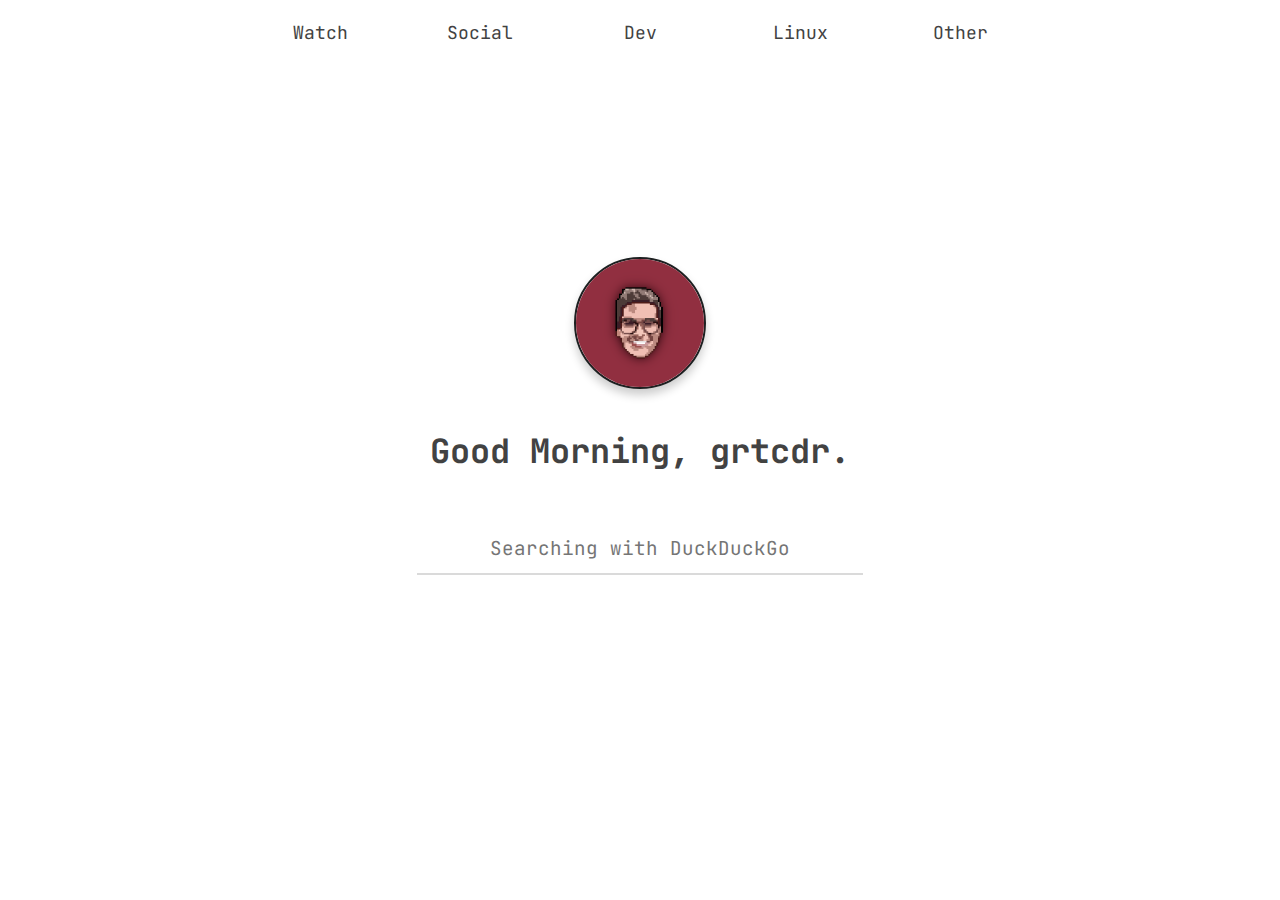
<file: index.html>
<!DOCTYPE html>
<html lang="en">

<head>
    <meta charset="UTF-8">
    <meta name="viewport" content="width=device-width, initial-scale=1.0">
    <link rel="stylesheet" href="style.css">
    <link rel="preconnect" href="https://fonts.gstatic.com">
    <link href="https://fonts.googleapis.com/css2?family=JetBrains+Mono&display=swap" rel="stylesheet">
    <link rel="icon" src="assets/ico/coffee-48x48.svg" type="image/x-icon">
    <title>New Tab</title>
</head>

<body>
    <div class="container">
        <div class="dropdown">
            <button class="dropbtn">Watch</button>
            <div class="dropdown-content">
                <a href="https://www.youtube.com">YouTube</a>
                <hr>
                <a href="https://www.netflix.com/browse">Netflix</a>
            </div>
        </div>
        <div class="dropdown">
            <button class="dropbtn">Social</button>
            <div class="dropdown-content">
                <a href="https://www.reddit.com">Reddit</a>
                <hr>
                <a href="https://www.twitter.com/home">Twitter</a>
            </div>
        </div>
        <div class="dropdown">
            <button class="dropbtn">Dev</button>
            <div class="dropdown-content">
                <a href="https://www.github.com">Github</a>
                <hr>
                <a href="https://www.stackoverflow.com">StackOverflow</a>
            </div>
        </div>
        <div class="dropdown">
            <button class="dropbtn">Linux</button>
            <div class="dropdown-content">
                <a href="https://www.archlinux.org">Arch Wiki</a>
                <hr>
                <a href="https://www.reddit.com/r/linux">r/linux</a>
            </div>
        </div>
        <div class="dropdown">
            <button class="dropbtn">Other</button>
            <div class="dropdown-content">
                <a href="https://mail.google.com/mail/u/0/#inbox">Personal Mail</a>
                <hr>
                <a href="https://mail.google.com/mail/u/1/#inbox">School Mail</a>
            </div>
        </div>
    </div>
    <img id="avatar" src="assets/img/avatar.png" alt="Your Avatar" data-tooltip="That's you!">
    <h1 id="greeting"></h1>
    <form id="search-bar" name="search-bar">
        <input type="text" id="input" autocomplete="off" placeholder="Searching with DuckDuckGo"><br>
    </form>
    <script async type="text/javascript" src="js/script.js"></script>
    <script async type="text/javascript" src="js/search.js"></script>
    <script async type="text/javascript" src="js/event_listeners.js"></script>

</body>

</html>
</file>
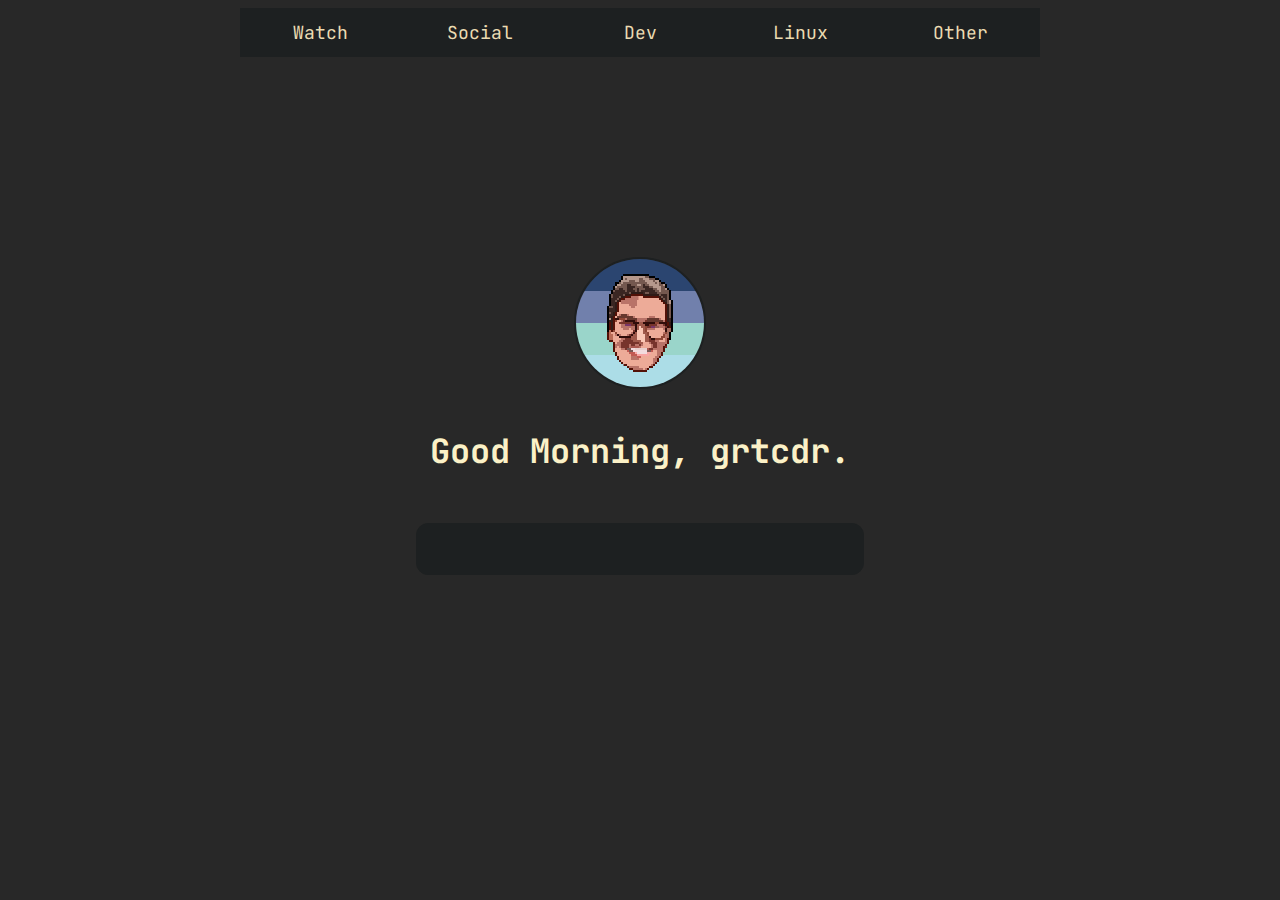
<file: startpage_6/src/index.html>
<!DOCTYPE html>
<html lang="en">

<head>
    <meta charset="UTF-8">
    <meta name="viewport" content="width=device-width, initial-scale=1.0">
    <link rel="stylesheet" href="style.css">
    <link rel="preconnect" href="https://fonts.gstatic.com">
    <link rel="preconnect" href="https://fonts.gstatic.com">
    <link href="https://fonts.googleapis.com/css2?family=JetBrains+Mono&display=swap" rel="stylesheet">
    <link rel="icon" src="assets/ico/coffee-48x48.svg" type="image/x-icon">
    <title>New Tab</title>
</head>

<body>
    <div class="container">
        <div class="dropdown">
            <button class="dropbtn">Watch</button>
            <div class="dropdown-content">
                <a href="https://www.youtube.com">YouTube</a>
                <hr>
                <a href="https://www.netflix.com/browse">Netflix</a>
                <hr>
                <a href="https://www.twitch.tv/">Twitch</a>
            </div>
        </div>
        <div class="dropdown">
            <button class="dropbtn">Social</button>
            <div class="dropdown-content">
                <a href="https://www.reddit.com">Reddit</a>
                <hr>
                <a href="https://www.lemmy.ml">Lemmy</a>
                <hr>
                <a href="https://www.twitter.com/home">Twitter</a>
            </div>
        </div>
        <div class="dropdown">
            <button class="dropbtn">Dev</button>
            <div class="dropdown-content">
                <a href="https://www.github.com">Github</a>
                <hr>
                <a href="https://www.crates.io">Crates</a>
                <hr>
                <a href="https://www.stackoverflow.com">StackOverflow</a>
            </div>
        </div>
        <div class="dropdown">
            <button class="dropbtn">Linux</button>
            <div class="dropdown-content">
                <a href="https://www.archlinux.org">Arch Wiki</a>
                <hr>
                <a href="https://www.reddit.com/r/linux">r/linux</a>
            </div>
        </div>
        <div class="dropdown">
            <button class="dropbtn">Other</button>
            <div class="dropdown-content">
                <a href="https://www.notion.so">Notion</a>
                <hr>
                <a href="https://mail.google.com/mail/u/0/#inbox">Personal Mail</a>
                <hr>
                <a href="https://mail.google.com/mail/u/1/#inbox">School Mail</a>
                <hr>
                <a href="https://classroom.google.com/u/1/">Classroom</a>
                <hr>
                <a href="https://meet.google.com/landing?authuser=1">Meet</a>
            </div>
        </div>
    </div>
    <img id="avatar" src="assets/img/avatar.png" alt="Your Avatar" data-tooltip="That's you!">
    <h1 id="greeting"></h1>
    <form id="search-bar" name="search-bar">
        <input type="text" id="input" name="input" autocomplete="off" title="Press 'S' to focus!"><br>
    </form>
    <p id="search-engine-indicator"></p>
    <script async type="text/javascript" src="js/script.js"></script>
    <script async type="text/javascript" src="js/func.js"></script>
    <script async type="text/javascript" src="js/search.js"></script>

</body>

</html>
</file>
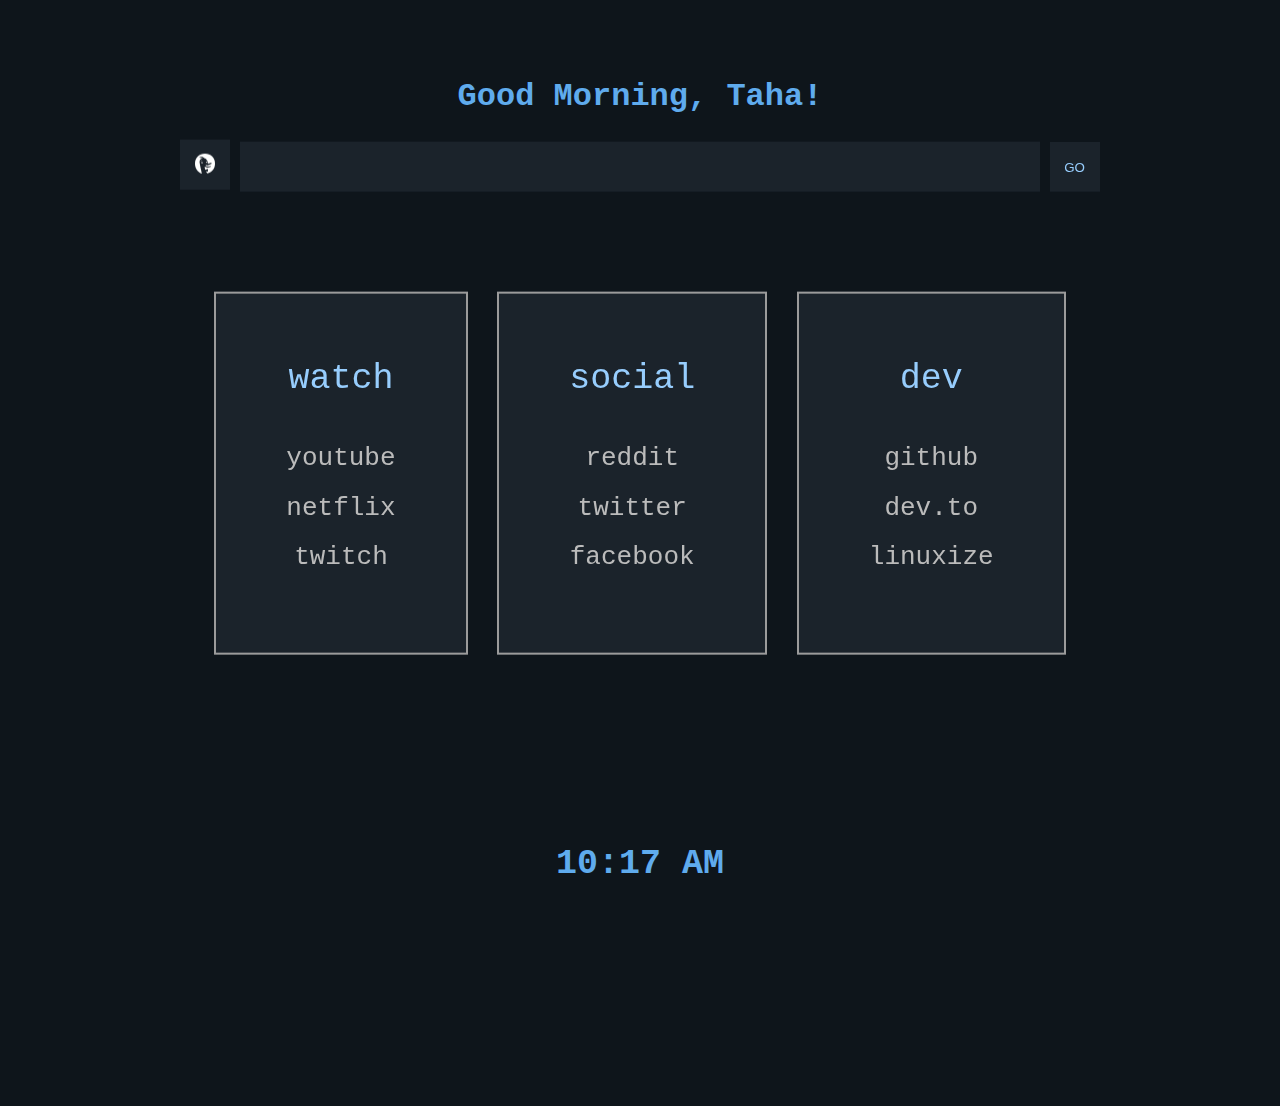
<file: st1/st1.html>
<!DOCTYPE html>
<html lang="en">

<head>
    <meta charset="UTF-8">
    <meta name="viewport" content="width=device-width, initial-scale=1.0">
    <link rel="stylesheet" href="style.css">
    <script type="text/javascript" src="script.js"></script>
    <title>Startpage</title>
</head>

<body onload="determineGreet();displayTime(time);">
    <div>
        <h1 id="greeting"></h1>
        <form id="search_eng_form" method="get" action="https://www.duckduckgo.com/">
        <button type="button" class="se_btn" onclick="se++;cycleSearchEngines(se);"><img id="se_icon"src="icons/ddg.svg" class="filter-white"></button>
        <input type="search" id="search" placeholder="Searching with DuckDuckGo" autocomplete="off" name="q" autofocus>
        <button type="submit" class="go">GO</button>
        </form>
    </div>
    <div class="entertainment">
        <p>watch</p>
        <a href="https://www.youtube.com">youtube</a><br>
        <a href="https://www.netflix.com/browse">netflix</a><br>
        <a href="https://www.twitch.tv/">twitch</a>
    </div>
    <div class="social">
        <p>social</p>
        <a href="https://www.reddit.com/">reddit</a><br>
        <a href="https://www.twitter.com/home">twitter</a><br>
        <a href="https://www.facebook.com">facebook</a>
    </div>
    <div class="dev">
        <p>dev</p>
        <a href="https://github.com/">github</a><br>
        <a href="https://dev.to/">dev.to</a><br>
        <a href="https://www.linuxize.com">linuxize</a>
    </div>    
    <br>
    <h2 id="time"></h2>
</body>

</html>
</file>
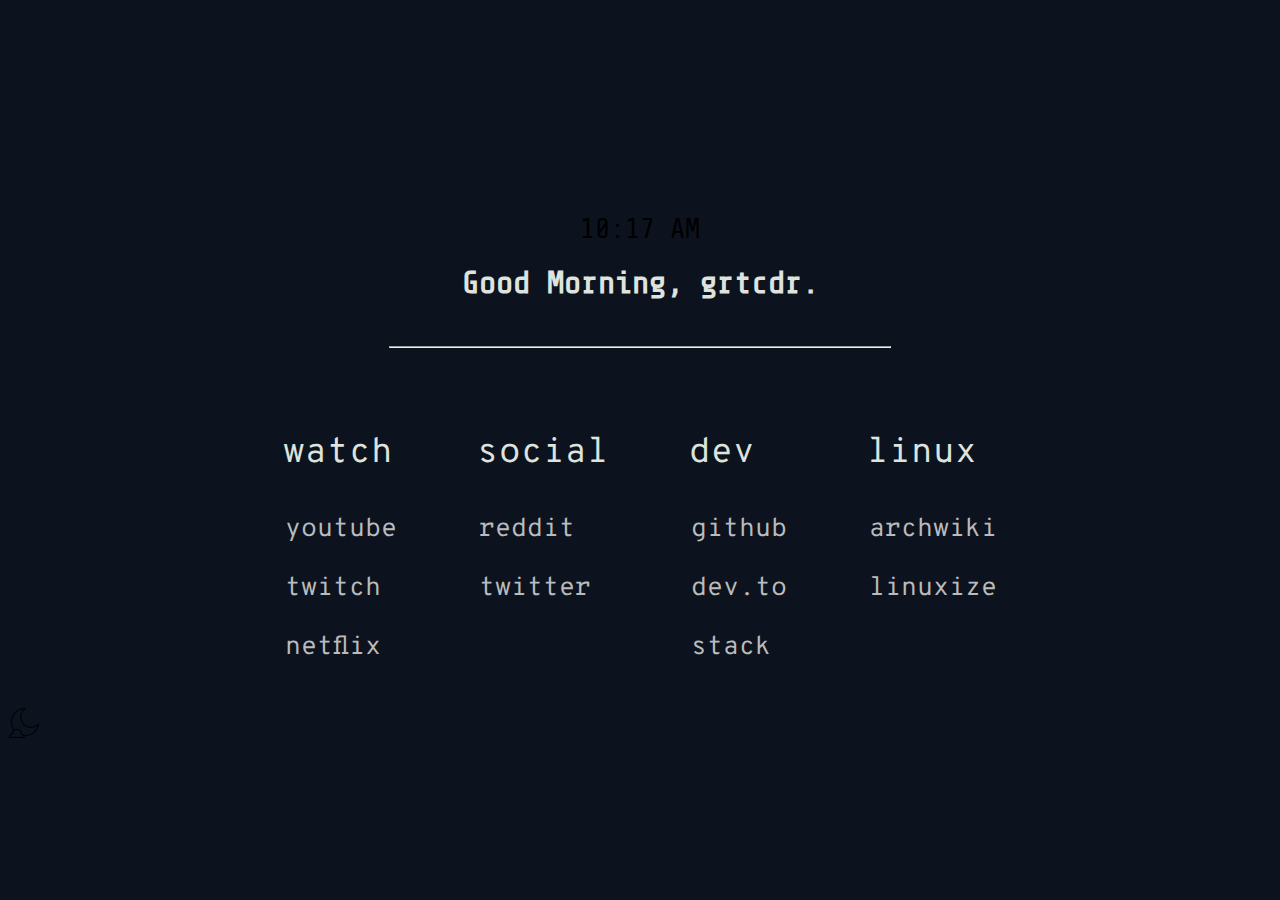
<file: startpage_2/src/startpage.html>
<!DOCTYPE html>
<html lang="en">
    <head>
        <meta charset="UTF-8">
        <meta name="viewport" content="width=device-width, initial-scale=1.0">
        <link rel="stylesheet" href="style.css">
        <link href="https://fonts.googleapis.com/css2?family=Share+Tech+Mono&display=swap" rel="stylesheet">
        <link href="https://fonts.googleapis.com/css2?family=Overpass+Mono:wght@300&display=swap" rel="stylesheet"> 
        <title>New Tab</title>
    </head>
    <body>
        <div class="info">
            <p id="time"></p><br>
            <h1 id="greeting"></h1>
        </div>
        <hr>
        <div class="lists">
            <div class="entertainment">
                <p class="list_title" id="w">watch</p>
                <a href="https://www.youtube.com" id="youtube">youtube</a><br>
                <a href="https://www.twitch.tv/" id="twitch">twitch</a><br>
                <a href="https://www.netflix.com/browse" id="netflix">netflix</a>
            </div>
            <div class="social">
                <p class="list_title" id="s">social</p>
                <a href="https://www.reddit.com/" id="reddit">reddit</a><br>
                <a href="https://www.twitter.com/home" id="twitter">twitter</a><br>
            </div>
            <div class="dev">
                <p class="list_title" id="d">dev</p>
                <a href="https://github.com/">github</a><br>
                <a href="https://dev.to/">dev.to</a><br>
                <a href="https://stackoverflow.com" id="stackoverflow">stack</a>
            </div>
            <div class="linux">
                <p class="list_title" id="l">linux</p>
                <a href="https://wiki.archlinux.org/" id="arch">archwiki</a><br>
                <a href="https://linuxize.com/">linuxize</a>
            </div>
        </div>
        <div class="mode_class"> 
            <img src="ico/dark.png" id="mode" width="32" height="32">
        </div>
        <script async type="text/javascript" src="script.js"></script>
    </body>
</html>
</file>
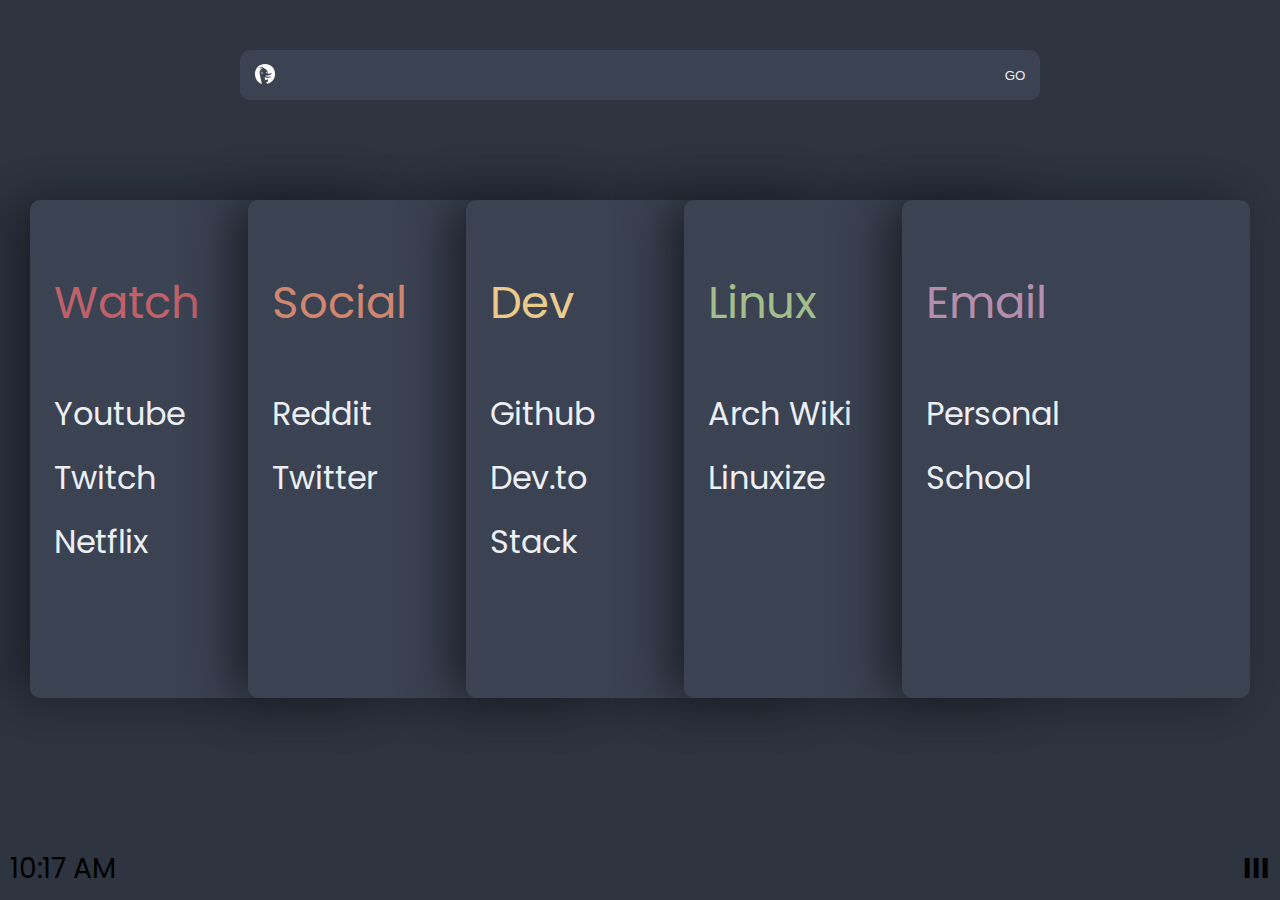
<file: startpage_3/src/startpage.html>
<!DOCTYPE html>
<html lang="en">
    <head>
        <meta charset="UTF-8">
        <meta name="viewport" content="width=device-width, initial-scale=1.0">
        <link rel="stylesheet" href="style.css">
        <script async type="text/javascript" src="script.js"></script>
        <link href="https://fonts.googleapis.com/css2?family=Poppins&display=swap" rel="stylesheet">
        <title>New Tab</title>
    </head>
    <body>
        <div class="search_block">
                <form id="search_eng_form" method="get" action="https://www.duckduckgo.com/">
                    <button type="button" class="se_btn" id="se_button"><img id="se_icon"src="icons/ddg.svg" class="filter-white"></button><input type="search" id="search" placeholder="Searching with DuckDuckGo" autocomplete="off" name="q" autofocus><button type="submit" class="go" id="go_btn">GO</button>
                </form>
        </div>
        <div class="card_list">
            <div class="card" id="watch">
                <p class="card_title" id="w">Watch</p>
                <a href="https://www.youtube.com">Youtube</a>
                <a href="https://www.twitch.tv/">Twitch</a>
                <a href="https://www.netflix.com/browse">Netflix</a>
            </div>
            <div class="card" id="social">
                <p class="card_title" id="s">Social</p>
                <a href="https://www.reddit.com/">Reddit</a>
                <a href="https://www.twitter.com/home">Twitter</a>    
            </div>
            <div class="card" id="dev">
                <p class="card_title" id="d">Dev</p>
                <a href="https://github.com/">Github</a>
                <a href="https://dev.to/">Dev.to</a>
                <a href="https://stackoverflow.com" id="stackoverflow">Stack</a>
            </div>
            <div class="card" id="linux">
                <p class="card_title" id="l">Linux</p>
                <a href="https://wiki.archlinux.org/">Arch Wiki</a>
                <a href="https://linuxize.com/">Linuxize</a>
            </div>
            <div class="card" id="email">
                <p class="card_title" id="e">Email</p>
                <a href="https://mail.google.com/mail/u/0/#inbox">Personal</a>
                <a href="https://mail.google.com/mail/u/1/#inbox">School</a>
            </div>
        </div>
            <p id="time"></p>  
        <h2>III</h2>  
    </body>
</html>
</file>
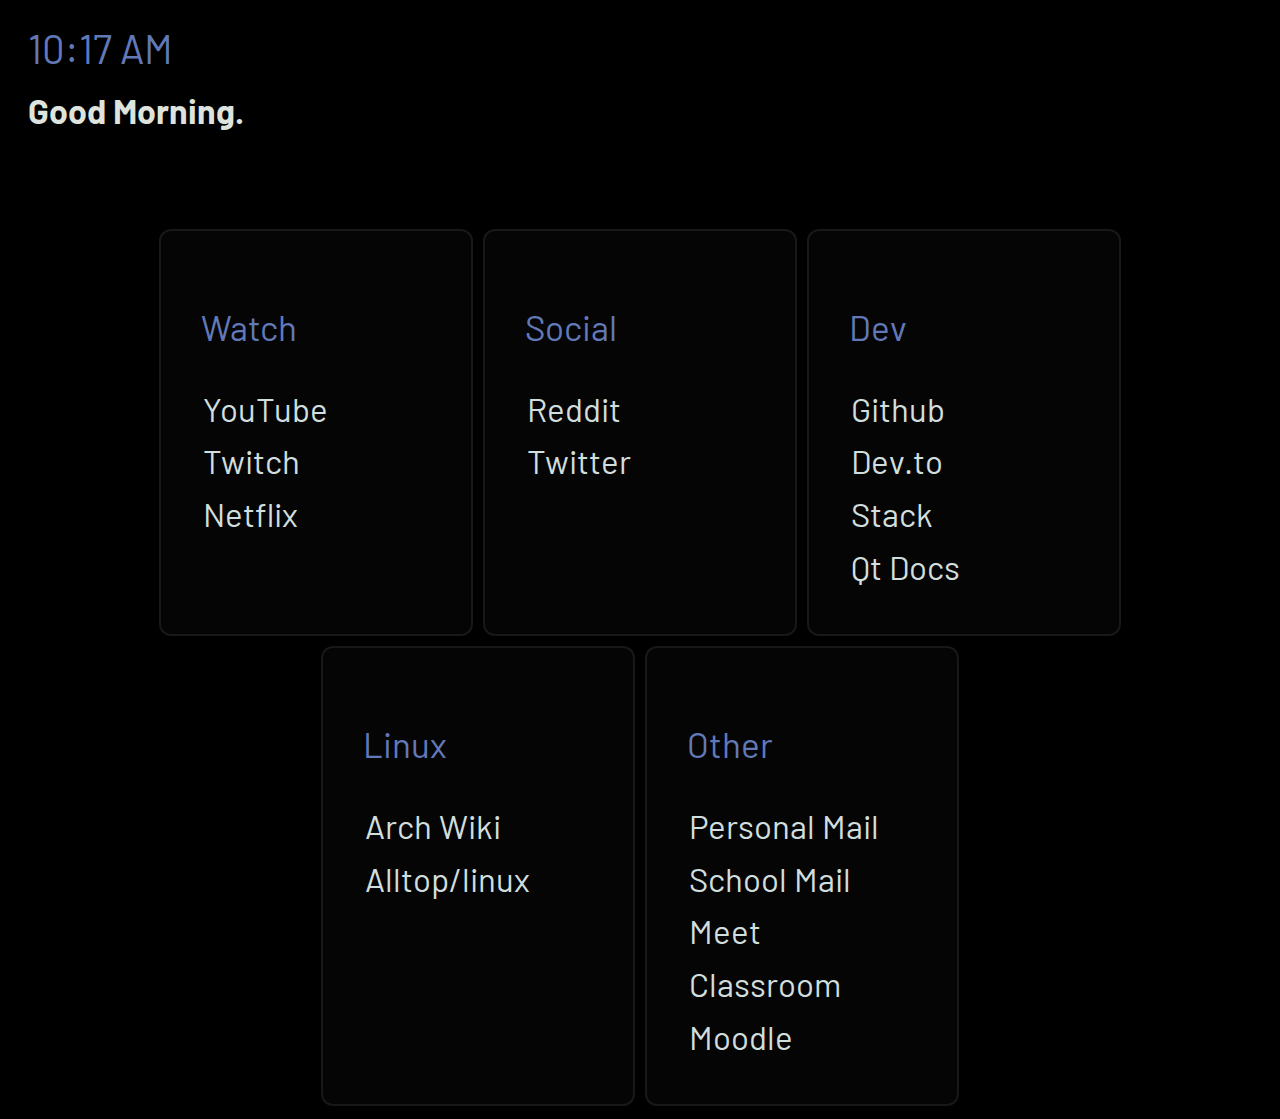
<file: startpage_4/src/startpage.html>
<!DOCTYPE html>
<html lang="en">
    <head>
        <meta charset="UTF-8">
        <meta name="viewport" content="width=device-width, initial-scale=1.0">
        <link rel="stylesheet" href="style.css">
        <link href="https://fonts.googleapis.com/css2?family=Barlow&display=swap" rel="stylesheet"> 
        <link href="https://fonts.googleapis.com/css2?family=Overpass+Mono:wght@300&display=swap" rel="stylesheet"> 
        <title>New Tab</title>
    </head>
    <body>
        <div class="info">
            <p id="time"></p>
            <h1 id="greeting"></h1>
        </div>
        <div class="lists">
            <div class="watch">
                <p class="list_title" id="w">Watch</p>
                <a href="https://www.youtube.com">YouTube</a>
                <a href="https://www.twitch.tv/">Twitch</a>
                <a href="https://www.netflix.com/browse">Netflix</a>
            </div>
            <div class="social">
                <p class="list_title" id="s">Social</p>
                <a href="https://www.reddit.com/">Reddit</a>
                <a href="https://www.twitter.com/home">Twitter</a>
            </div>
            <div class="dev">
                <p class="list_title" id="d">Dev</p>
                <a href="https://github.com/">Github</a>
                <a href="https://dev.to/">Dev.to</a>
                <a href="https://stackoverflow.com">Stack</a>
                <a href="https://doc.qt.io/">Qt Docs</a>
            </div>
            <div class="linux">
                <p class="list_title" id="l">Linux</p>
                <a href="https://wiki.archlinux.org/">Arch Wiki</a>
                <a href="https://alltop.com/linux">Alltop/linux</a>
            </div>
            <div class="other">
                <p class="list_title" id="e">Other</p>
                <a href="https://mail.google.com/mail/u/0/#inbox">Personal Mail</a>
                <a href="https://mail.google.com/mail/u/1/#inbox">School Mail</a>
		        <a href="https://meet.google.com/landing?authuser=1">Meet</a>
                <a href="https://classroom.google.com/u/1/">Classroom</a>
                <a href="https://moodle.esprit-tn.com/">Moodle</a>
            </div>
        </div>
        <script async type="text/javascript" src="script.js"></script>
    </body>
</html>
</file>
<file: style.css>
* {
    font-family: 'JetBrains Mono', monospace;
}

body {
    background-color: #ffffff;
    -moz-user-select: none;
    user-select: none;
}

.container {
    display: flex;
    width: max-content;
    justify-content: center;
    margin: auto;
}

/* Uncomment for space between the top bar buttons */
/* .container > * { margin: 0 0 0 10px; } */

#input {
    display: block;
    margin-left: auto;
    margin-right: auto;
    margin-top: 50px;
    min-width: 35%;
    height: 48px;
    font-size: 120%;
    text-align: center;
    outline: none;
    border: none;
    border-bottom: 2px solid #dadada;
    color: black;
    transition: border-color .4s;
}

#input:hover, #input:focus {
    border-color: #03C0DD;
}

#input:focus {
    animation: blinking 1.5s infinite;
    }
    @keyframes blinking{
    0%{     border-color: #03C0DD; }
    50%{    border-color: #ffffff; }
    100%{   border-color: #03C0DD; }
}

#avatar {
    display: block;
    margin-left: auto;
    margin-right: auto;
    margin-top: 200px;
    width: 128px;
    height: 128px;
    border-radius:50%;
    border: 2px solid #1d2021;
    box-shadow: 0px 6px 10px 0px rgba(0,0,0,0.2);
}

#greeting {
    font-size: 210%;
    opacity: 0;
    color: #424242;
    margin: auto;
    margin-top: 40px;
    width: 50%;
    text-align: center;
    transition: opacity ease-in .1s;
}

.dropbtn {
    background-color: #ffffff;
    color: #424242;
    width: 160px;
    border: none;
    padding: 13px;
    font-size: 18px;
    outline: none;
    cursor: pointer;
}
  
.dropdown {
    position: relative;
    display: inline-block;
}
  
.dropdown-content {
    display: none;
    position: absolute;
    background-color: #fafafa;
    min-width: 160px;
    z-index: 1;
    transition: opacity ease-in-out 1s;
    transition-delay: 2000ms;
}
  
.dropdown-content a {
    display: block;
    text-decoration: none;
    color: #424242;
    padding: 12px 16px;
    font-size: 16px;
}
  
.dropdown-content a:hover {
    background-color: #eaeaea70;
    color: #03C0DD;
}
  
.dropdown:hover .dropdown-content {
    display: block;
    height: auto;
}
  
.dropdown:hover .dropbtn {
    background-color: #fafafa;
    color: #03C0DD;
    transition: color .3s;
}

hr {
    display: block;
    justify-content: center;
    margin-top: 0;
    margin-bottom: 0;
    width: 90%;
    padding: 0;
    border: none;
    height: 1px;
    background-color: #42424220;
}
</file>
<file: startpage_6/src/style.css>
* {
    font-family: 'JetBrains Mono', monospace;
}

body {
    background-color: #282828;
    -moz-user-select: none;
    user-select: none;
}

.container {
    display: flex;
    width: max-content;
    justify-content: center;
    margin: auto;
}

/* Uncomment for space between buttons */
/* .container > * { margin: 0 0 0 10px; } */

#input {
    display: block;
    margin-left: auto;
    margin-right: auto;
    margin-top: 50px;
    min-width: 35%;
    height: 48px;
    font-size: 120%;
    text-align: center;
    outline: none;
    background-color: #1d2021;
    border: 1px solid #1d2021;
    border-radius: 12px;
    color: #bdae93;
    transition: border-color .4s;
}

#input:hover {
    border-color: #83a589;
}

#input:focus {
    border-color: #458588;
}

#avatar {
    display: block;
    margin-left: auto;
    margin-right: auto;
    margin-top: 200px;
    width: 128px;
    height: 128px;
    border-radius:50%;
    border: 2px solid #1d2021;
}

#greeting {
    font-size: 210%;
    opacity: 0;
    color: #fbf1c7;
    margin: auto;
    margin-top: 40px;
    width: 50%;
    text-align: center;
    transition: opacity ease-in .1s;
}

.dropbtn {
    background-color: #1d2021;
    color: #ebdbb2;
    width: 160px;
    border: none;
    padding: 13px;
    font-size: 18px;
    outline: none;
    cursor: pointer;
}
  
.dropdown {
    position: relative;
    display: inline-block;
}
  
.dropdown-content {
    display: none;
    position: absolute;
    background-color: #1d2021;
    min-width: 160px;
    box-shadow: 0px 6px 10px 0px rgba(0,0,0,0.3);
    z-index: 1;
    transition: opacity ease-in-out 1s;
    transition-delay: 2000ms;
}
  
.dropdown-content a {
    display: block;
    text-decoration: none;
    color: #ebdbb2;
    padding: 12px 16px;
    font-size: 16px;
}
  
.dropdown-content a:hover {
    background-color: #3c3836;
}
  
.dropdown:hover .dropdown-content {
    display: block;
    height: auto;
}
  
.dropdown:hover .dropbtn {
    border-bottom: solid 1px #ebdbb240;
    color: #83a589;
    transition: color .3s;
}

#search-engine-indicator {
    display: block;
    justify-content: center;
    margin: auto;
    text-align: center;
    font-size: 110%;
    transform: translateY(60px);
    color: #ebdbb290;
    opacity: 0;
    transition: opacity ease-in-out .2s;
}

hr {
    display: block;
    justify-content: center;
    margin-top: 0;
    margin-bottom: 0;
    width: 135px;
    padding: 0;
    border: none;
    height: 1px;
    background-color: #A8998425;
}
</file>
<file: st1/style.css>
body {
    font-family: 'Courier New', Courier, monospace;
    text-align: center;
    width: 100%;
    margin: 0;
    background-color: #0E151B;
    position: absolute;
    top: 30%;
    transform: translateY(-50%);
}
h1 {
    margin-top: 300px;
    color: #5FABED;
}
h2 {
    color: #5FABED;
    font-size: 35px;
    position: relative;
    top: 150px;
}
input {
    color: #97cdfd;
    background-color: #1b232b;
    width: 800px;
    text-align: center;
}
input:hover {
    border-radius: 7px;
}
a {
    line-height: 1.9;
}
a:visited, a:link, a:active {
    color: #bbb;
    text-decoration: none;
    font-size: 26px;
    text-indent: 2px;
    
}
a:hover {
    color: #97cdfd;
}
input::placeholder {
    text-align: center;
    font-family: 'Courier New', Courier, monospace;
}
.entertainment, .social, .dev {
    display: inline-block;
    background-color: #1b232b;
    margin-top:100px;
    margin-bottom:10px;
    margin-left:10px;
    margin-right:10px;
    padding-top:30px;
    padding-bottom:70px;
    padding-left:70px;
    padding-right:70px;
    border: 2px solid #9b9b9b;
}
.entertainment:hover, .social:hover, .dev:hover {
    border: 2px solid rgb(238, 238, 238);
    box-shadow: 0px 0px 8px 8px #1a2229;
    background-color: #2b3641;
    border-radius: 18px;
}
p {
    color: #97cdfd;
    font-size: 35px;
}
input:focus::placeholder {
    color: transparent;
}
button {
    background-color: #1b232b;
    color: #97cdfd;
}
button:hover {
    background-color: #97cdfd;
    color: #0E151B;
}
.go {
    width: 50px;
    color: #97cdfd;
}
input,
.go {
    border: none;
    height: 50px;
    outline: none;
}
.go:hover {
    border-radius: 9px;
}
.se_btn {
    width: 50px;
    height: 50px;
    color: #97cdfd;
    position: relative;
    top: 4px;
    outline: none;
}
#se_icon {
    width: 24px;
    height: 24px;
}
.se_btn:hover {
    border-radius: 7px;
}
input,
.se_btn {
    border: none;
    height: 50px;
    outline: none;
}
.filter-white 
{
    filter: invert(100%);
}
</file>
<file: startpage_2/src/style.css>
body {
    background-color: #0C131F;
}
.info {
    display: flex;
    flex-direction: column;
    margin-top: 200px;
    line-height: 0.1;
    text-align: center;
    font-family: 'Share Tech Mono', monospace;
}
.list_title
{
    color: #dee3de;
    font-size: 35px;
}
@media all and (max-width: 550px) {
    .info, hr
    {
        visibility: hidden;
        margin: auto;
    }
    .entertainment, .social, .dev, .linux {
        flex-direction: column;
        width: auto;
    }
}
.lists {
    display: flex;
    flex-wrap: wrap;
    vertical-align: top;
    justify-content: center; 
    font-family: 'Overpass Mono', monospace;
}
.entertainment, .social, .dev, .linux {
    display: flex;
    flex-direction: column;
    padding: 40px;
}
hr {
    margin-top: 40px;
    color: #dee3de;
    width: 500px;
}
#greeting {
    font-size: 32px;
    color: #dee3de;
}
#time {
    font-size: 28px;
    animation:blinking 5s infinite;
    }
    @keyframes blinking{
    0%{     color: #B2E8ED; }
    20%{    color: #64E9F5; }
    40%{    color: #49AEB8; }
    60%{    color: #A1DDE3; }
    80%{    color: #04BECF; }
    100%{   color: #B2E8ED; }
}
a:visited, a:link, a:active {
    color: #bbb;
    text-decoration: none;
    font-size: 26px;
    text-indent: 2px;
    line-height: 1.5;
}
#w {
    animation:w_blink 5s infinite;
    }
    @keyframes w_blink{
    0%{     color: #9866ED; }
    20%{    color: #9B67F5; }
    40%{    color: #9873D9; }
    60%{    color: #834CE0; }
    80%{    color: #7739E3; }
    100%{   color: #9866ED; }
}

#s {
    animation:s_blink 5s infinite;
    }
    @keyframes s_blink{
    0%{     color: #5BE3AF; }
    20%{    color: #22AB76; }
    40%{    color: #1FC485; }
    60%{    color: #5EB895; }
    80%{    color: #66D9AD; }
    100%{   color: #5BE3AF; }
}
#d {
    animation:d_blink 5s infinite;
    }
    @keyframes d_blink{
    0%{     color: #FCE995; }
    20%{    color: #D9C777; }
    40%{    color: #D1B22A; }
    60%{    color: #CCA806; }
    80%{    color: #E0BE24; }
    100%{   color: #FCE995; }
}
#l {
    animation:l_blink 5s infinite;
    }
    @keyframes l_blink{
    0%{     color: #A62B44; }
    20%{    color: #B82C48; }
    40%{    color: #CC2546; }
    60%{    color: #CC2546; }
    80%{    color: #BA1133; }
    100%{   color: #A62B44; }
}
#youtube:hover {
    color: #FF0000
}
#netflix:hover{
    color: #E50914
}
#twitch:hover{
    color: #6441a5
}
#reddit:hover{
    color: #FF4500
}
#twitter:hover{
    color: #08a0e9
}
#arch:hover {
    color: #1793d1;
}
#stackoverflow:hover {
    color: #EF8236;
}
a:hover {
    color: #97cdfd;
}
</file>
<file: startpage_3/src/style.css>
body {
    background-color: #2e3440;
    font-family: 'Poppins', sans-serif;
    overflow: visible;
    -moz-user-select: none;
    padding: 0;
    margin: 0;
}

/*-------------------------------------------------------*/
/* This part of the code takes care of styling the cards */
/*-------------------------------------------------------*/
.card_list {
    display: flex;
    justify-content: center;
    align-items: center;
}
.card_title {
    font-size: 45px
}
.card {
    display: flex;
    position: relative;
    flex-direction: column;
    min-height: 450px;
    width: 300px;
    min-width: 200px;
    padding: 1.5rem;
    border-radius: 10px;
    background-color: #3b4252;
    box-shadow: -1rem 0 3rem #1b1f26;
    transition: .2s;
}
.card:hover, .card:active {
    transform: translateY(-1rem)
}
.card:hover~.card, .card:active~.card {
    transform: translateX(130px)
}
.card:not(:first-child) {
    margin-left: -130px
}
a:visited, a:link, a:active {
    color: #eceff4;
    height: auto;
    width: auto;
    text-decoration: none;
    font-size: 32px;
    line-height: 2;
}
a:hover {
    text-shadow: 2px 2px 4px #1b1f26;
}
#watch > a:hover {
    color: #bf616a
}
#social > a:hover {
    color: #d08770
}
#dev > a:hover {
    color: #ebcb8b
}
#linux > a:hover {
    color: #a3be8c
}
#email > a:hover {
    color: #b48ead
}
a:hover {
    color: #88c0d0
}

/*Card name styling*/
#w {
    color: #bf616a
}
#s {
    color: #d08770
}
#d {
    color: #ebcb8b
}
#l {
    color: #a3be8c
}
#e {
    color: #b48ead
}

/*---------------------------------------------------------------------------------------------------------*/
/* This part of the code takes care of styling the search engine icons, buttons, input box and go button.  */
/*---------------------------------------------------------------------------------------------------------*/

.search_block {
  display: flex;
  align-items: center;
  justify-content: center;
  margin-top: 50px;
  margin-bottom: 100px;
  transition: box-shadow 0.5s;
}
input {
    color: #eceff4;
    background-color: #3b4252;
    width: 700px;
    text-align: center;
    height: 50px;
    font-size: 20px;
    border: none;
    vertical-align: top;
    outline: none;
}
input:focus::placeholder {
    color: transparent;
}
button {
    width: 50px;
    height: 50px;
    background: #3b4252;
    vertical-align: top;
    border: none;
    color: #97cdfd;
    transition: background-color 0.3s, color 0.3s;
}
button:hover {
    background-color: #81a1c1;
    color: #eceff4;
}
.go {
    color: #eceff4;
    border-bottom-right-radius: 10px;
    border-top-right-radius: 10px;
    
}
.go:hover {
    color: #2e3440;
}
.se_btn {
    border-bottom-left-radius: 10px;
    border-top-left-radius: 10px;  
}
#se_icon {
    width: 24px;
    height: 24px;
}
.filter-white {
    filter: invert(1)
}

/*-------------------------------------------------------------------------*/
/* This part of the code takes care of the styling the greeting, and time. */
/*-------------------------------------------------------------------------*/

#time {
    position: absolute;
    bottom: 0px;
    left: 0px;
    margin: 10px; 
    font-size: 28px;
    animation:blinking 5s infinite;
    }
    @keyframes blinking{
    0%{     color: #5e81ac; }
    25%{    color: #81a1c1; }
    50%{    color: #88c0d0; }
    75%{    color: #8fbcbb; }
    100%{   color: #5e81ac; }
}

/* "III" or "Tertius" is the name of this startpage*/
h2 {
    font-size: 28px;
    position: absolute;
    bottom: 0;
    right: 0;
    margin: 10px;
    animation:blinking 5s infinite;
    }
    @keyframes blinking{
    0%{     color: #5e81ac; }
    25%{    color: #81a1c1; }
    50%{    color: #88c0d0; }
    75%{    color: #8fbcbb; }
    100%{   color: #5e81ac; }
}
@media only screen and (max-width: 414px) {
    a:visited, a:link, a:active {
        color: #eceff4;
        height: auto;
        width: auto;
        text-decoration: none;
        font-size: 26px;
        line-height: 2;
    }
    .card_list {
        display: flex;
        justify-content: center;
        align-items: center;
    }
    .card_title {
        font-size: 35px
    }
    .card {
        display: flex;
        position: relative;
        flex-direction: column;
        min-height: 450px;
        width: 250px;
        min-width: 200px;
        padding: 1.5rem;
        border-radius: 10px;
        background-color: #3b4252;
        box-shadow: -1rem 0 3rem #1b1f26;
        transition: .2s;
    }
    .search_block {
        display: flex;
        align-items: center;
        justify-content: center;
        margin-top: 120px;
        margin-bottom: 100px;
        transition: box-shadow 0.5s;
      }
    input {
        color: #eceff4;
        background-color: #3b4252;
        width: 240px;
        text-align: center;
        height: 50px;
        font-size: 16px;
        border: none;
        vertical-align: top;
        outline: none;
    }
    #time {
        position: absolute;
        top: 0px;
        left: 0px;
        margin: 10px; 
        font-size: 24px;
        animation:blinking 5s infinite;
        }
        @keyframes blinking{
        0%{     color: #5e81ac; }
        25%{    color: #81a1c1; }
        50%{    color: #88c0d0; }
        75%{    color: #8fbcbb; }
        100%{   color: #5e81ac; }
    }
    h2 {
        font-size: 24px;
        position: absolute;
        top: 0;
        right: 0;
        margin: 10px;
        animation:blinking 5s infinite;
        }
        @keyframes blinking{
        0%{     color: #5e81ac; }
        25%{    color: #81a1c1; }
        50%{    color: #88c0d0; }
        75%{    color: #8fbcbb; }
        100%{   color: #5e81ac; }
    }
}
</file>
<file: startpage_4/src/style.css>
body {
    background-color: #000000;
}

.info {
    display: flex;
    justify-content: left;
    flex-direction: column;
    margin-left: 20px;
    line-height: 0;
    font-family: 'Barlow', sans-serif;
}
#greeting {
    font-size: 34px;
    color: #dee3de;
}
#time {
    font-size: 40px;
    color: #6279B8;
}
@media all and (max-width: 600px) {
    .info {
        justify-content: center;
        align-items: center;
        margin-left: 0px;
        margin-top: 30px;
    }
}
.list_title
{
    font-size: 35px;
}
.lists {
    display: flex;
    margin-top: 90px;
    flex-wrap: wrap;
    vertical-align: center;
    justify-content: center; 
    font-family: 'Barlow', sans-serif;
}
.watch, .social, .dev, .linux, .other {
    display: flex;
    flex-direction: column;
    border: 2px solid #EAFDF815;
    background-color: #EAFDF805;
    border-radius: 12px;
    margin: 5px;
    width: 230px;
    padding: 40px;
}
a {
    transition: color 0.3s ease;
}
a:visited, a:link, a:active {
    color: #D1DEDE;
    text-decoration: none;
    font-size: 33px;
    text-indent: 2px;
    line-height: 1.6;
}
a:hover {
    color: #6279B8;
    font-style: italic;
}
#w,#s,#d,#l,#e
{
    color: #6279B8;
}
#mode {
   filter: invert(100%) sepia(0%) saturate(1620%) hue-rotate(8deg) brightness(94%) contrast(88%)
}
#mode:hover {
    filter: invert(56%) sepia(45%) saturate(6917%) hue-rotate(173deg) brightness(96%) contrast(82%) !important
}
</file>
